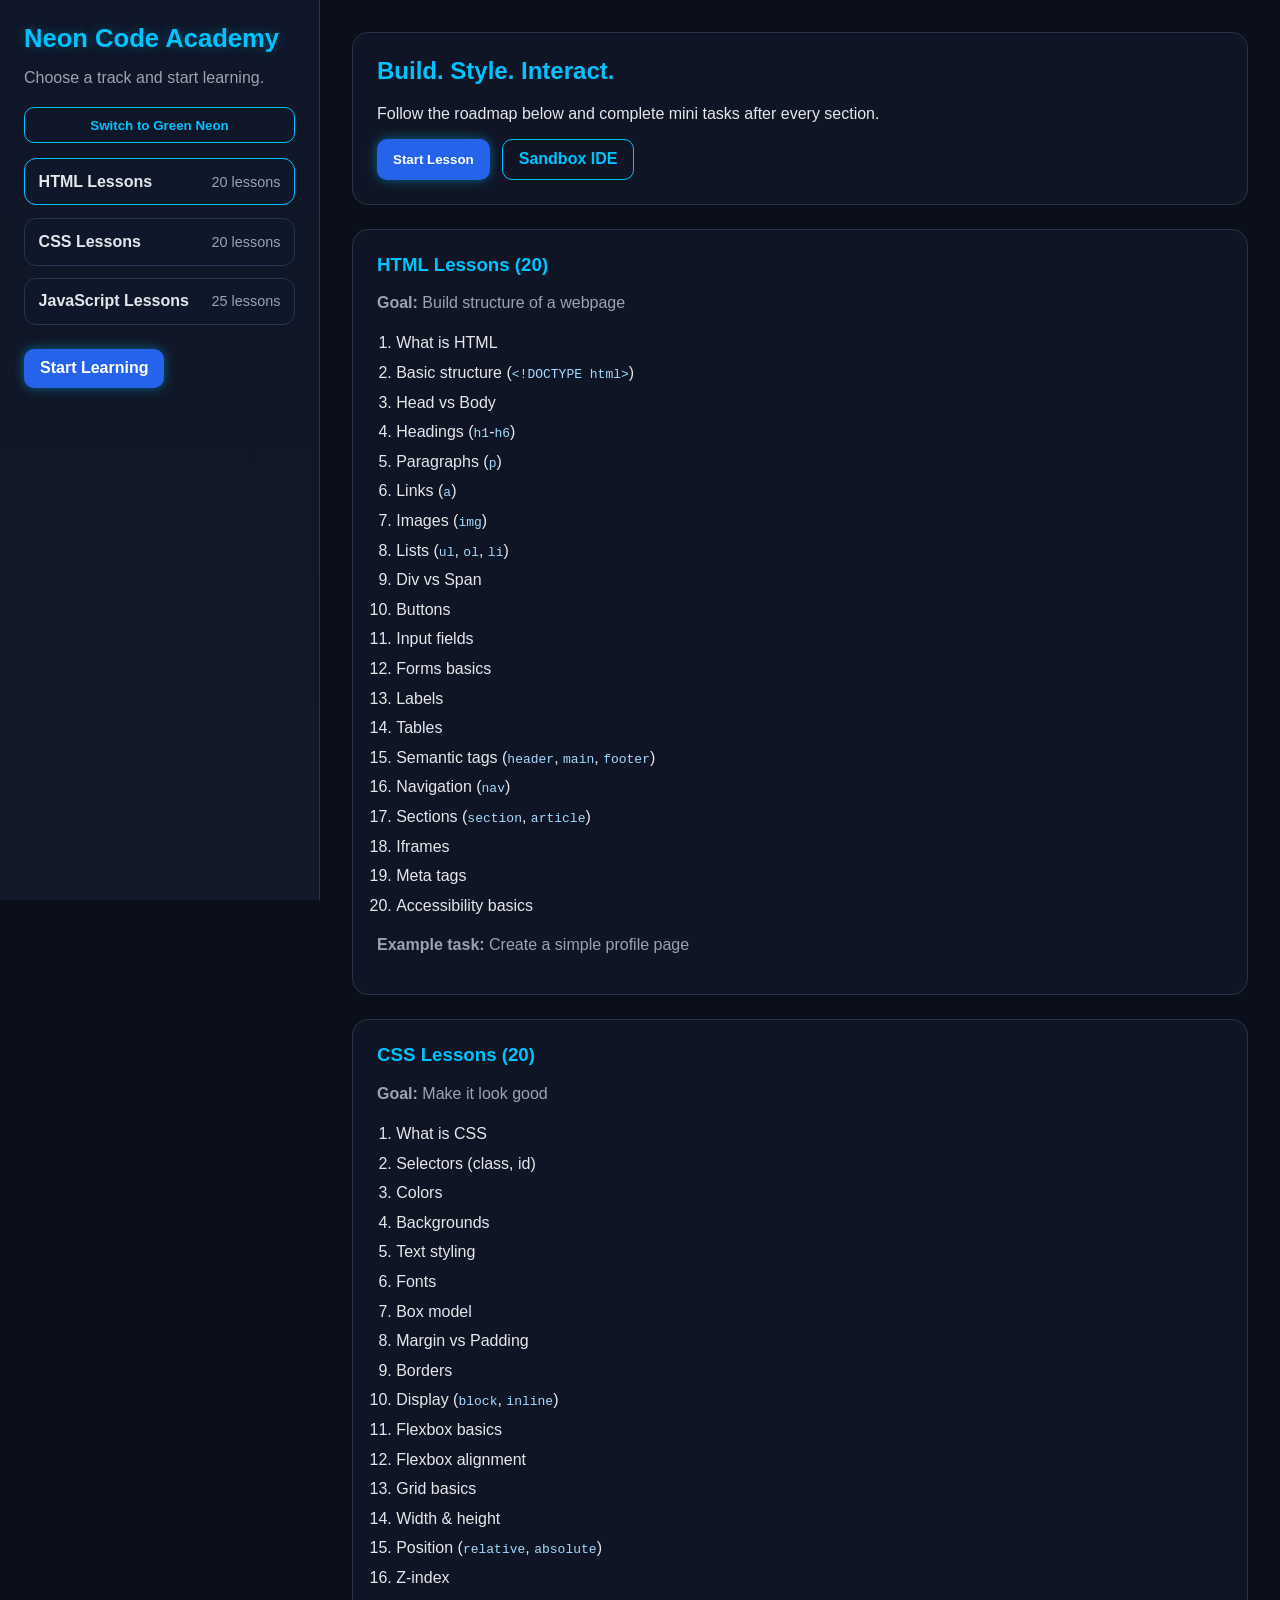
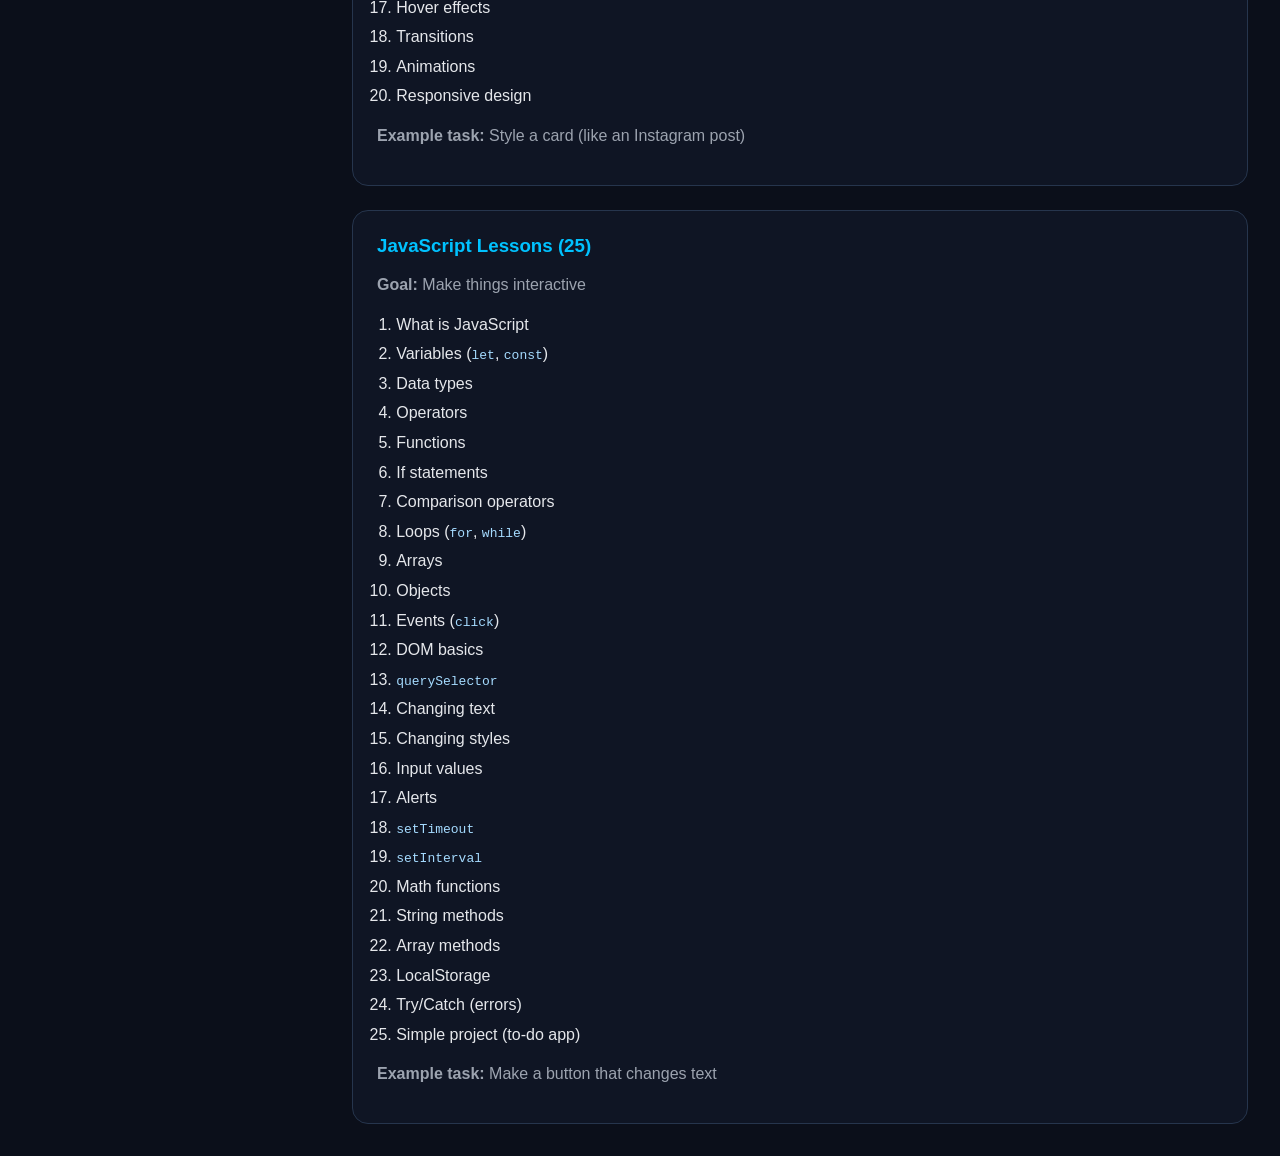
<file: index.html>
<!doctype html>
<html lang="en">
  <head>
    <meta charset="UTF-8" />
    <meta name="viewport" content="width=device-width, initial-scale=1.0" />
    <meta
      name="description"
      content="A dark neon coding learning homepage with HTML, CSS, and JavaScript lessons."
    />
    <title>Neon Code Academy</title>
    <link rel="stylesheet" href="styles.css" />
    <script src="theme.js" defer></script>
    <script src="index.js" defer></script>
  </head>
  <body>
    <div class="app-layout">
      <aside class="sidebar">
        <h1 class="brand">Neon Code Academy</h1>
        <p class="sidebar-subtitle">Choose a track and start learning.</p>
        <button class="theme-toggle" type="button" data-theme-toggle>
          Switch to Green Neon
        </button>
        <nav class="track-list">
          <a class="track-card active" href="#" data-track="html">
            <span class="track-title">HTML Lessons</span>
            <span class="track-count">20 lessons</span>
          </a>
          <a class="track-card" href="#" data-track="css">
            <span class="track-title">CSS Lessons</span>
            <span class="track-count">20 lessons</span>
          </a>
          <a class="track-card" href="#" data-track="js">
            <span class="track-title">JavaScript Lessons</span>
            <span class="track-count">25 lessons</span>
          </a>
        </nav>
        <a
          class="primary-btn start-link"
          id="start-learning-link"
          href="learning.html?track=html"
          >Start Learning</a
        >
      </aside>

      <main class="content">
        <header class="hero">
          <h2>Build. Style. Interact.</h2>
          <p>
            Follow the roadmap below and complete mini tasks after every
            section.
          </p>
          <div class="hero-actions">
            <button class="primary-btn" type="button">Start Lesson</button>
            <a class="secondary-btn action-link" href="sandbox.html"
              >Sandbox IDE</a
            >
          </div>
        </header>

        <section id="html-lessons" class="lesson-section">
          <h3>HTML Lessons (20)</h3>
          <p class="goal">
            <strong>Goal:</strong> Build structure of a webpage
          </p>
          <ol>
            <li>What is HTML</li>
            <li>Basic structure (<code>&lt;!DOCTYPE html&gt;</code>)</li>
            <li>Head vs Body</li>
            <li>Headings (<code>h1</code>-<code>h6</code>)</li>
            <li>Paragraphs (<code>p</code>)</li>
            <li>Links (<code>a</code>)</li>
            <li>Images (<code>img</code>)</li>
            <li>Lists (<code>ul</code>, <code>ol</code>, <code>li</code>)</li>
            <li>Div vs Span</li>
            <li>Buttons</li>
            <li>Input fields</li>
            <li>Forms basics</li>
            <li>Labels</li>
            <li>Tables</li>
            <li>
              Semantic tags (<code>header</code>, <code>main</code>,
              <code>footer</code>)
            </li>
            <li>Navigation (<code>nav</code>)</li>
            <li>Sections (<code>section</code>, <code>article</code>)</li>
            <li>Iframes</li>
            <li>Meta tags</li>
            <li>Accessibility basics</li>
          </ol>
          <p class="task">
            <strong>Example task:</strong> Create a simple profile page
          </p>
        </section>

        <section id="css-lessons" class="lesson-section">
          <h3>CSS Lessons (20)</h3>
          <p class="goal"><strong>Goal:</strong> Make it look good</p>
          <ol>
            <li>What is CSS</li>
            <li>Selectors (class, id)</li>
            <li>Colors</li>
            <li>Backgrounds</li>
            <li>Text styling</li>
            <li>Fonts</li>
            <li>Box model</li>
            <li>Margin vs Padding</li>
            <li>Borders</li>
            <li>Display (<code>block</code>, <code>inline</code>)</li>
            <li>Flexbox basics</li>
            <li>Flexbox alignment</li>
            <li>Grid basics</li>
            <li>Width &amp; height</li>
            <li>Position (<code>relative</code>, <code>absolute</code>)</li>
            <li>Z-index</li>
            <li>Hover effects</li>
            <li>Transitions</li>
            <li>Animations</li>
            <li>Responsive design</li>
          </ol>
          <p class="task">
            <strong>Example task:</strong> Style a card (like an Instagram post)
          </p>
        </section>

        <section id="js-lessons" class="lesson-section">
          <h3>JavaScript Lessons (25)</h3>
          <p class="goal"><strong>Goal:</strong> Make things interactive</p>
          <ol>
            <li>What is JavaScript</li>
            <li>Variables (<code>let</code>, <code>const</code>)</li>
            <li>Data types</li>
            <li>Operators</li>
            <li>Functions</li>
            <li>If statements</li>
            <li>Comparison operators</li>
            <li>Loops (<code>for</code>, <code>while</code>)</li>
            <li>Arrays</li>
            <li>Objects</li>
            <li>Events (<code>click</code>)</li>
            <li>DOM basics</li>
            <li><code>querySelector</code></li>
            <li>Changing text</li>
            <li>Changing styles</li>
            <li>Input values</li>
            <li>Alerts</li>
            <li><code>setTimeout</code></li>
            <li><code>setInterval</code></li>
            <li>Math functions</li>
            <li>String methods</li>
            <li>Array methods</li>
            <li>LocalStorage</li>
            <li>Try/Catch (errors)</li>
            <li>Simple project (to-do app)</li>
          </ol>
          <p class="task">
            <strong>Example task:</strong> Make a button that changes text
          </p>
        </section>
      </main>
    </div>
  </body>
</html>
</file>
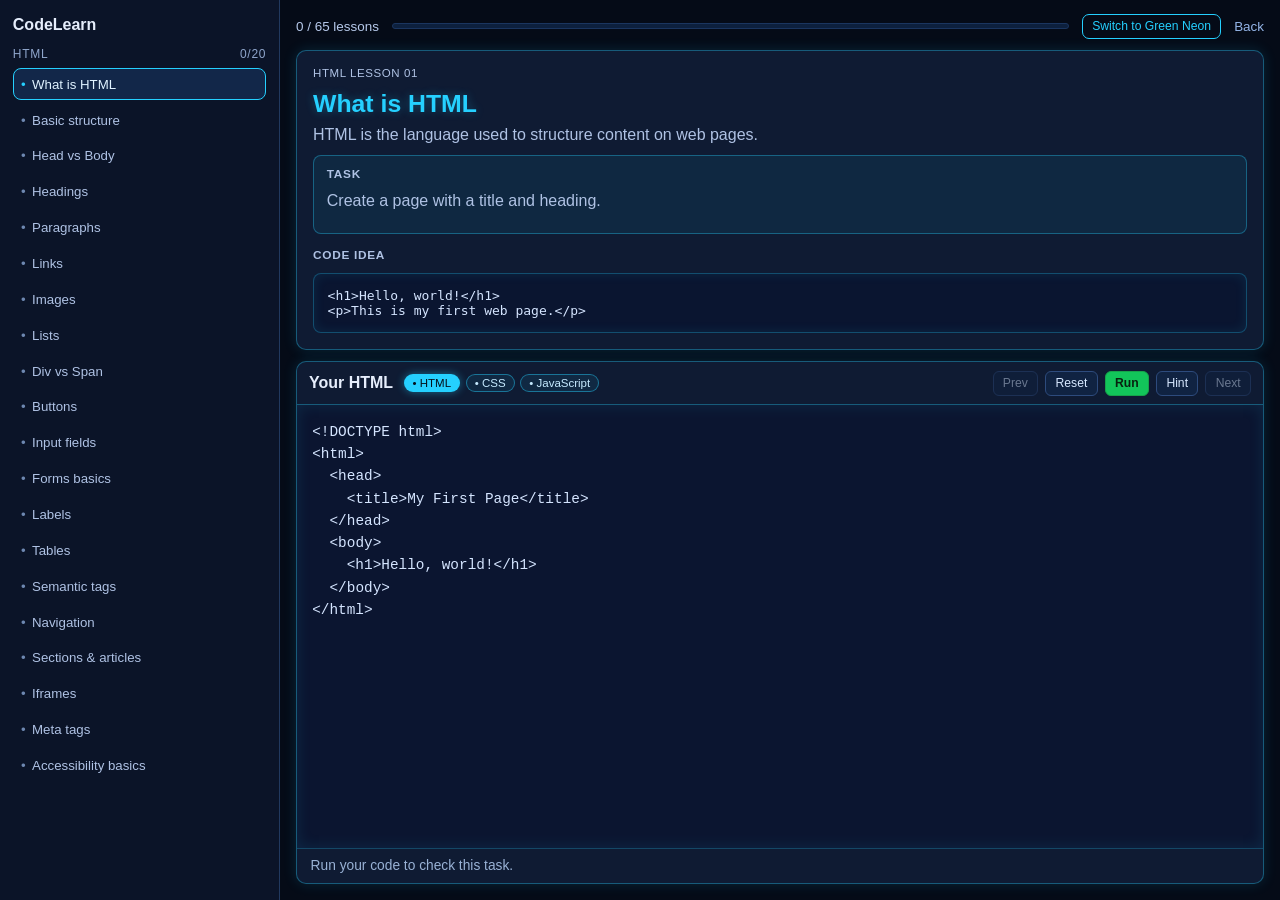
<file: learning.html>
<!DOCTYPE html>
<html lang="en">
<head>
  <meta charset="UTF-8">
  <meta name="viewport" content="width=device-width, initial-scale=1.0">
  <title>Neon Code Academy - Start Learning</title>
  <link rel="stylesheet" href="learning.css">
  <script src="theme.js" defer></script>
  <script src="learning.js" defer></script>
</head>
<body>
  <div class="learn-layout">
    <aside class="learn-sidebar">
      <div class="logo-row">
        <h1>CodeLearn</h1>
      </div>

      <div class="module-block">
        <div class="module-head">
          <span id="track-name-label">HTML</span>
          <span id="track-progress-count">0/20</span>
        </div>
        <ul class="lesson-nav" id="track-lesson-list"></ul>
      </div>
    </aside>

    <main class="learn-main">
      <header class="top-progress">
        <span id="total-progress-text">2 / 65 lessons</span>
        <div class="progress-track"><div class="progress-fill" id="total-progress-fill"></div></div>
        <button class="theme-toggle" type="button" data-theme-toggle>Switch to Green Neon</button>
        <a href="index.html" class="back-link">Back</a>
      </header>

      <section class="lesson-panel">
        <p class="lesson-label" id="lesson-label">HTML LESSON 02</p>
        <h2 id="lesson-title">Basic structure</h2>
        <p id="lesson-description">Every page starts with <code>&lt;!DOCTYPE html&gt;</code> then <code>html</code>, <code>head</code>, <code>body</code>.</p>
        <div class="task-box">
          <p class="task-label">Task</p>
          <p id="lesson-task-text">Create a page with a title and heading.</p>
        </div>
        <div class="lesson-example">
          <p class="task-label">Code idea</p>
          <pre><code id="lesson-example-code">console.log("Welcome to my website!");</code></pre>
        </div>
        <div class="lesson-hint hidden" id="lesson-hint-box">
          <p class="task-label">Hint</p>
          <pre><code id="lesson-hint-code">Click Hint if you need a clue.</code></pre>
        </div>
      </section>

      <section class="editor-panel">
        <div class="editor-top">
          <div class="editor-title-wrap">
            <strong id="editor-label">Your HTML</strong>
            <div class="editor-switcher" id="editor-switcher"></div>
          </div>
          <div class="editor-actions">
            <button type="button" class="ghost-btn" id="prev-lesson-btn">Prev</button>
            <button type="button" class="ghost-btn" id="reset-code-btn">Reset</button>
            <button type="button" class="run-btn" id="run-code-btn">Run</button>
            <button type="button" class="ghost-btn" id="hint-code-btn">Hint</button>
            <button type="button" class="ghost-btn" id="next-lesson-btn">Next</button>
          </div>
        </div>
        <textarea class="editor-area" id="html-editor" spellcheck="false">&lt;!DOCTYPE html&gt;
&lt;html&gt;
  &lt;head&gt;&lt;title&gt;My page&lt;/title&gt;&lt;/head&gt;
  &lt;body&gt;
    &lt;!-- your content --&gt;
  &lt;/body&gt;
&lt;/html&gt;</textarea>
        <p class="check-status" id="check-status">Run your code to check this task.</p>
      </section>
    </main>
  </div>
</body>
</html>
</file>
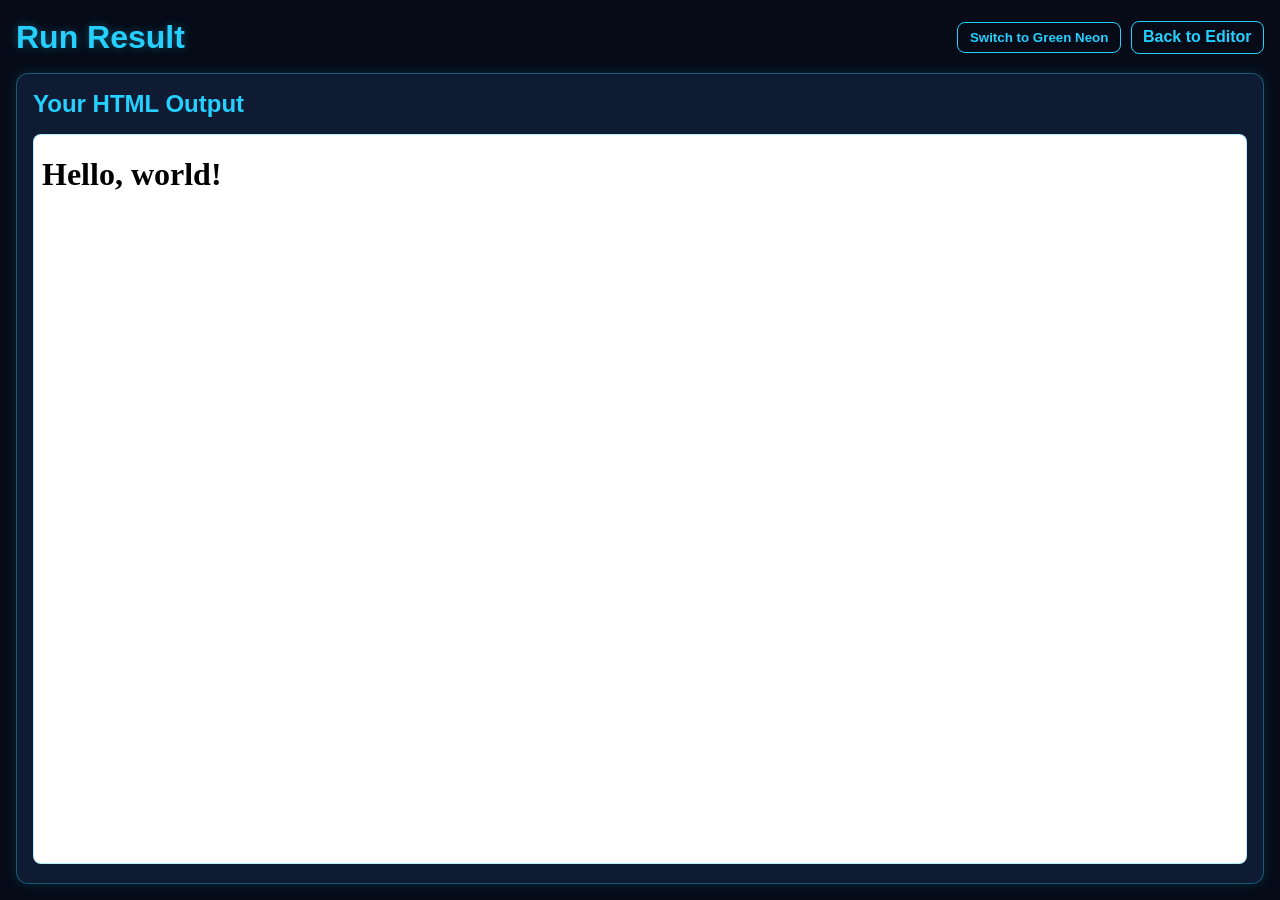
<file: run.html>
<!DOCTYPE html>
<html lang="en">
<head>
  <meta charset="UTF-8">
  <meta name="viewport" content="width=device-width, initial-scale=1.0">
  <title>Neon Code Academy - Run Result</title>
  <link rel="stylesheet" href="run.css">
  <script src="theme.js" defer></script>
  <script src="run.js" defer></script>
</head>
<body>
  <main class="run-page">
    <header class="run-header">
      <h1>Run Result</h1>
      <div class="run-controls">
        <button class="theme-toggle" type="button" data-theme-toggle>Switch to Green Neon</button>
        <a class="back-btn" href="learning.html">Back to Editor</a>
      </div>
    </header>

    <section class="result-card">
      <h2>Your HTML Output</h2>
      <iframe id="result-frame" title="Rendered HTML output"></iframe>
    </section>
  </main>
</body>
</html>
</file>
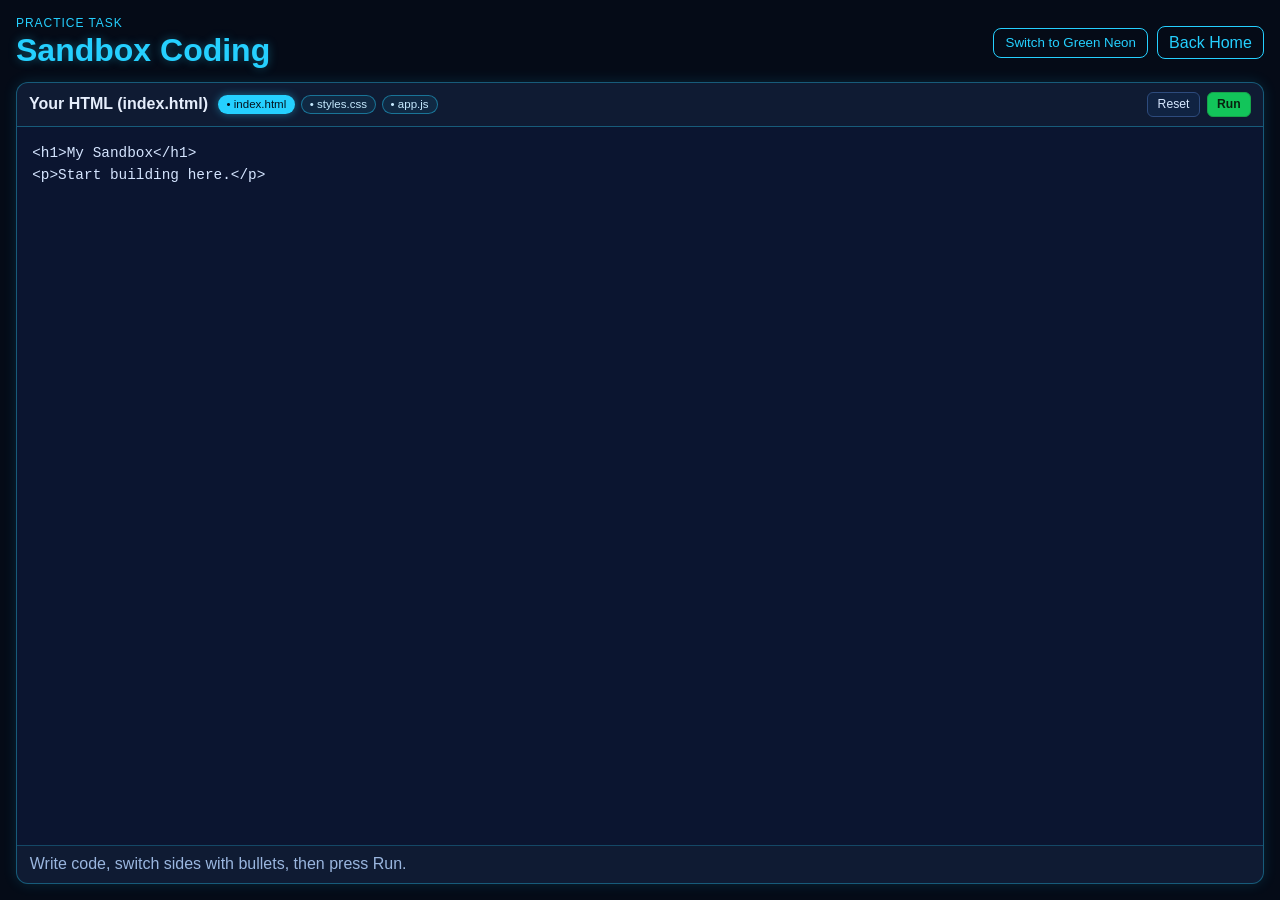
<file: sandbox.html>
<!DOCTYPE html>
<html lang="en">
<head>
  <meta charset="UTF-8">
  <meta name="viewport" content="width=device-width, initial-scale=1.0">
  <title>Neon Code Academy - Sandbox</title>
  <link rel="stylesheet" href="sandbox.css">
  <script src="theme.js" defer></script>
  <script src="sandbox.js" defer></script>
</head>
<body>
  <main class="sandbox-page">
    <header class="sandbox-header">
      <div>
        <p class="eyebrow">Practice Task</p>
        <h1>Sandbox Coding</h1>
      </div>
      <div class="header-actions">
        <button class="theme-toggle" type="button" data-theme-toggle>Switch to Green Neon</button>
        <a class="back-link" href="index.html">Back Home</a>
      </div>
    </header>

    <section class="sandbox-editor-panel">
      <div class="editor-top">
        <div class="editor-title-wrap">
          <strong id="sandbox-editor-label">Your HTML</strong>
          <div class="editor-switcher active" id="sandbox-switcher"></div>
        </div>
        <div class="editor-actions">
          <button type="button" class="ghost-btn" id="sandbox-reset-btn">Reset</button>
          <button type="button" class="run-btn" id="sandbox-run-btn">Run</button>
        </div>
      </div>
      <textarea id="sandbox-editor" class="editor-area" spellcheck="false"></textarea>
      <p class="status-line" id="sandbox-status">Write code, switch sides with bullets, then press Run.</p>
    </section>
  </main>

  <div class="context-menu" id="sandbox-context-menu">
    <button type="button" data-action="rename">Change name</button>
    <button type="button" data-action="new-file">Create new file</button>
    <button type="button" data-action="delete-file">Delete file</button>
  </div>

  <dialog id="sandbox-file-dialog" class="file-dialog">
    <form method="dialog" id="sandbox-file-form">
      <h3 id="dialog-title">Create file</h3>
      <label>
        File name
        <input type="text" id="dialog-file-name" required>
      </label>
      <label id="dialog-ext-wrap">
        Extension
        <select id="dialog-file-type">
          <option value="html">.html</option>
          <option value="css">.css</option>
          <option value="js">.js</option>
        </select>
      </label>
      <menu>
        <button type="button" id="dialog-cancel-btn">Cancel</button>
        <button type="submit" id="dialog-submit-btn">Save</button>
      </menu>
    </form>
  </dialog>

  <dialog id="sandbox-delete-dialog" class="file-dialog">
    <form method="dialog" id="sandbox-delete-form">
      <h3>Delete file</h3>
      <p id="delete-dialog-text">Are you sure you want to delete this file?</p>
      <menu>
        <button type="button" id="delete-cancel-btn">Cancel</button>
        <button type="submit" id="delete-accept-btn">Accept</button>
      </menu>
    </form>
  </dialog>
</body>
</html>
</file>
<file: styles.css>
:root {
  --bg-main: #0b0f1a;
  --bg-sidebar: #111827;
  --bg-card: #1f2937;
  --text-main: #e5e7eb;
  --text-muted: #9ca3af;
  --accent: #00c2ff;
  --accent-rgb: 0, 194, 255;
  --primary-btn: #2563eb;
  --primary-btn-hover: #3b82f6;
  --border: #26354d;
}

body.theme-green {
  --accent: #22ff88;
  --accent-rgb: 34, 255, 136;
  --primary-btn: #16a34a;
  --primary-btn-hover: #22c55e;
}

* {
  box-sizing: border-box;
}

html,
body {
  margin: 0;
  padding: 0;
  background: var(--bg-main);
  color: var(--text-main);
  font-family: Arial, Helvetica, sans-serif;
}

.app-layout {
  min-height: 100vh;
  display: grid;
  grid-template-columns: 320px 1fr;
}

.sidebar {
  background: linear-gradient(180deg, #0f1627 0%, var(--bg-sidebar) 100%);
  border-right: 1px solid var(--border);
  padding: 1.5rem;
  position: sticky;
  top: 0;
  height: 100vh;
  overflow-y: auto;
}

.brand {
  margin: 0;
  font-size: 1.6rem;
  color: var(--accent);
  text-shadow: 0 0 12px rgba(var(--accent-rgb), 0.35);
}

.sidebar-subtitle {
  color: var(--text-muted);
  margin-bottom: 1.25rem;
}

.track-list {
  display: grid;
  gap: 0.75rem;
  margin-bottom: 1.5rem;
}

.track-card {
  text-decoration: none;
  color: var(--text-main);
  border: 1px solid var(--border);
  background: #0f172a;
  border-radius: 12px;
  padding: 0.85rem;
  display: flex;
  justify-content: space-between;
  align-items: center;
  transition: border-color 0.2s ease, transform 0.2s ease;
}

.track-card:hover,
.track-card.active {
  border-color: var(--accent);
  transform: translateY(-1px);
}

.track-title {
  font-weight: bold;
}

.track-count {
  color: var(--text-muted);
  font-size: 0.9rem;
}

.content {
  padding: 2rem;
  display: grid;
  gap: 1.5rem;
}

.hero,
.lesson-section {
  background: rgba(17, 24, 39, 0.78);
  border: 1px solid var(--border);
  border-radius: 16px;
  padding: 1.5rem;
}

.hero h2 {
  margin-top: 0;
  color: var(--accent);
}

.hero-actions {
  display: flex;
  gap: 0.75rem;
  flex-wrap: wrap;
  margin-top: 1rem;
}

.primary-btn,
.secondary-btn {
  border: 0;
  border-radius: 10px;
  padding: 0.65rem 1rem;
  font-weight: 700;
  cursor: pointer;
}

.primary-btn {
  background: var(--primary-btn);
  color: #ffffff;
  box-shadow: 0 0 12px rgba(var(--accent-rgb), 0.45);
  transition: background 0.2s ease, transform 0.2s ease;
}

.primary-btn:hover {
  background: var(--primary-btn-hover);
  transform: translateY(-1px);
}

.start-link {
  display: inline-block;
  text-align: center;
  text-decoration: none;
}

.secondary-btn {
  background: transparent;
  color: var(--accent);
  border: 1px solid var(--accent);
}

.action-link {
  text-decoration: none;
  display: inline-block;
}

.lesson-section h3 {
  margin-top: 0;
  color: var(--accent);
}

.goal,
.task {
  color: var(--text-muted);
}

ol {
  padding-left: 1.2rem;
  line-height: 1.85;
}

code {
  color: #a5dbff;
}

body.theme-green code {
  color: #9dffd1;
}

.theme-toggle {
  margin-bottom: 1rem;
  width: 100%;
  border: 1px solid var(--accent);
  background: transparent;
  color: var(--accent);
  border-radius: 10px;
  padding: 0.6rem 0.8rem;
  cursor: pointer;
  font-weight: 700;
}

.theme-toggle:hover {
  box-shadow: 0 0 10px rgba(var(--accent-rgb), 0.35);
}

@media (max-width: 980px) {
  .app-layout {
    grid-template-columns: 1fr;
  }

  .sidebar {
    position: static;
    height: auto;
    border-right: 0;
    border-bottom: 1px solid var(--border);
  }
}
</file>
<file: learning.css>
:root {
  --bg: #050b17;
  --panel: #0f1b33;
  --panel-2: #0b1530;
  --line: #21395f;
  --text: #e6eefc;
  --muted: #8fa6cc;
  --accent: #25d0ff;
  --accent-rgb: 37, 208, 255;
  --btn: #2563eb;
  --btn-hover: #3b82f6;
  --run: #12c55a;
}

body.theme-green {
  --accent: #22ff88;
  --accent-rgb: 34, 255, 136;
  --btn: #16a34a;
  --btn-hover: #22c55e;
}

* {
  box-sizing: border-box;
}

html,
body {
  margin: 0;
  padding: 0;
  background: var(--bg);
  color: var(--text);
  font-family: Arial, Helvetica, sans-serif;
}

.learn-layout {
  min-height: 100vh;
  display: grid;
  grid-template-columns: 280px 1fr;
}

.learn-sidebar {
  border-right: 1px solid var(--line);
  background: #0b1428;
  padding: 0.8rem;
  height: 100vh;
  overflow-y: auto;
}

.logo-row h1 {
  margin: 0.2rem 0 0.8rem;
  font-size: 1rem;
  color: var(--text);
}

.module-block {
  margin-bottom: 1rem;
}

.module-head {
  display: flex;
  justify-content: space-between;
  color: var(--muted);
  font-size: 0.75rem;
  margin-bottom: 0.45rem;
  text-transform: uppercase;
  letter-spacing: 0.06em;
}

.lesson-nav {
  list-style: none;
  margin: 0;
  padding: 0;
}

.lesson-nav li {
  padding: 0.48rem 0.45rem;
  border-radius: 8px;
  font-size: 0.83rem;
  color: #afc2e4;
  margin-bottom: 0.22rem;
  border: 1px solid transparent;
}

.lesson-nav li.done::before,
.lesson-nav li.active::before,
.lesson-nav li::before {
  content: "•";
  margin-right: 0.4rem;
  color: #6e88b1;
}

.lesson-nav li.done::before {
  color: #2ad574;
}

.lesson-nav li.active {
  background: #122749;
  border-color: var(--accent);
  color: #dff2ff;
}

.lesson-nav li.active::before {
  color: var(--accent);
}

.lesson-nav.small li {
  color: #7f96bc;
}

.learn-main {
  padding: 0.85rem 1rem 1rem;
  display: grid;
  grid-template-rows: auto auto 1fr;
  gap: 0.7rem;
}

.top-progress {
  display: grid;
  grid-template-columns: auto 1fr auto auto;
  align-items: center;
  gap: 0.8rem;
  color: #b7caeb;
  font-size: 0.84rem;
}

.progress-track {
  height: 6px;
  background: #0d203d;
  border-radius: 999px;
  border: 1px solid #1a355f;
  overflow: hidden;
}

.progress-fill {
  width: 3.1%;
  height: 100%;
  background: linear-gradient(90deg, var(--accent), rgba(var(--accent-rgb), 0.6));
  box-shadow: 0 0 8px rgba(var(--accent-rgb), 0.7);
}

.back-link {
  text-decoration: none;
  color: #94b5e8;
}

.lesson-panel,
.editor-panel {
  background: var(--panel);
  border: 1px solid rgba(var(--accent-rgb), 0.35);
  border-radius: 10px;
  box-shadow: 0 0 14px rgba(var(--accent-rgb), 0.14);
}

.lesson-panel {
  padding: 1rem;
}

.lesson-label {
  font-size: 0.72rem;
  margin: 0;
  color: var(--accent);
  letter-spacing: 0.05em;
}

.lesson-panel h2 {
  margin: 0.3rem 0 0.5rem;
  font-size: 1.55rem;
  color: var(--accent);
  text-shadow: 0 0 10px rgba(var(--accent-rgb), 0.3);
}

.lesson-panel p {
  margin: 0 0 0.7rem;
  color: #afc2e4;
}

.task-box {
  margin: 0 0 0.9rem;
  padding: 0.7rem 0.8rem;
  border: 1px solid rgba(var(--accent-rgb), 0.35);
  border-radius: 8px;
  background: rgba(var(--accent-rgb), 0.07);
}

.task-label {
  margin: 0 0 0.25rem;
  color: var(--accent);
  font-size: 0.74rem;
  letter-spacing: 0.06em;
  text-transform: uppercase;
  font-weight: 700;
}

pre {
  margin: 0;
  overflow: auto;
  border-radius: 8px;
}

.lesson-panel pre {
  padding: 0.85rem;
  background: #0a1530;
  border: 1px solid rgba(var(--accent-rgb), 0.3);
  box-shadow: inset 0 0 12px rgba(var(--accent-rgb), 0.1);
}

.lesson-example,
.lesson-hint {
  margin-top: 0.9rem;
}

.lesson-hint.hidden {
  display: none;
}

.editor-panel {
  display: grid;
  grid-template-rows: auto 1fr;
  min-height: 380px;
}

.editor-top {
  display: flex;
  justify-content: space-between;
  align-items: center;
  border-bottom: 1px solid rgba(var(--accent-rgb), 0.35);
  padding: 0.55rem 0.75rem;
}

.editor-title-wrap {
  display: flex;
  align-items: center;
  gap: 0.65rem;
}

.editor-switcher {
  display: none;
  gap: 0.35rem;
}

.editor-switcher.active {
  display: flex;
}

.editor-side-btn {
  border: 1px solid rgba(var(--accent-rgb), 0.45);
  background: rgba(var(--accent-rgb), 0.08);
  color: #c6eaff;
  border-radius: 999px;
  font-size: 0.72rem;
  padding: 0.15rem 0.5rem;
  cursor: pointer;
}

.editor-side-btn.active {
  color: #04111c;
  background: var(--accent);
  box-shadow: 0 0 8px rgba(var(--accent-rgb), 0.45);
}

.editor-actions {
  display: flex;
  gap: 0.45rem;
}

.ghost-btn,
.run-btn {
  border-radius: 6px;
  border: 1px solid #2d4b7d;
  font-size: 0.76rem;
  padding: 0.28rem 0.58rem;
  color: #d7e8ff;
  background: #102342;
  cursor: pointer;
}

.run-btn {
  background: var(--run);
  border-color: #16a34a;
  color: #08210f;
  font-weight: 700;
}

.ghost-btn:hover {
  border-color: var(--accent);
}

.ghost-btn:disabled {
  opacity: 0.45;
  cursor: not-allowed;
}

.run-btn:hover {
  filter: brightness(1.04);
}

.editor-area {
  padding: 0.95rem;
  background: var(--panel-2);
  height: 100%;
  border: 0;
  resize: none;
  width: 100%;
  color: #d5e5ff;
  outline: none;
  font-family: Consolas, "Courier New", monospace;
  line-height: 1.55;
  font-size: 0.9rem;
  box-shadow: inset 0 0 15px rgba(var(--accent-rgb), 0.11);
}

.editor-area:focus {
  box-shadow: inset 0 0 15px rgba(var(--accent-rgb), 0.15), 0 0 0 1px rgba(var(--accent-rgb), 0.35);
}

.check-status {
  margin: 0;
  padding: 0.6rem 0.85rem;
  border-top: 1px solid rgba(var(--accent-rgb), 0.25);
  color: #99b2d6;
  font-size: 0.86rem;
}

.check-status.pass {
  color: #6df7af;
}

.check-status.fail {
  color: #ff9aa7;
}

code {
  color: #d5e5ff;
}

.theme-toggle {
  border: 1px solid var(--accent);
  background: transparent;
  color: var(--accent);
  border-radius: 7px;
  font-size: 0.76rem;
  padding: 0.28rem 0.58rem;
  cursor: pointer;
}

.theme-toggle:hover {
  box-shadow: 0 0 8px rgba(var(--accent-rgb), 0.4);
}

@media (max-width: 980px) {
  .learn-layout {
    grid-template-columns: 1fr;
  }

  .learn-sidebar {
    height: auto;
    border-right: 0;
    border-bottom: 1px solid var(--line);
  }
}
</file>
<file: run.css>
:root {
  --bg: #060b17;
  --panel: #0f1b33;
  --text: #e6eefc;
  --accent: #25d0ff;
  --accent-rgb: 37, 208, 255;
  --line: #22406a;
}

body.theme-green {
  --accent: #22ff88;
  --accent-rgb: 34, 255, 136;
}

* {
  box-sizing: border-box;
}

html,
body {
  margin: 0;
  min-height: 100%;
  background: var(--bg);
  color: var(--text);
  font-family: Arial, Helvetica, sans-serif;
}

.run-page {
  min-height: 100vh;
  padding: 1rem;
  display: grid;
  gap: 0.9rem;
}

.run-header {
  display: flex;
  justify-content: space-between;
  align-items: center;
}

.run-header h1 {
  margin: 0;
  color: var(--accent);
  text-shadow: 0 0 10px rgba(var(--accent-rgb), 0.35);
}

.run-controls {
  display: flex;
  gap: 0.6rem;
  align-items: center;
}

.theme-toggle,
.back-btn {
  border: 1px solid var(--accent);
  background: transparent;
  color: var(--accent);
  border-radius: 8px;
  padding: 0.42rem 0.72rem;
  text-decoration: none;
  font-weight: 700;
  cursor: pointer;
}

.theme-toggle:hover,
.back-btn:hover {
  box-shadow: 0 0 10px rgba(var(--accent-rgb), 0.35);
}

.result-card {
  background: var(--panel);
  border: 1px solid rgba(var(--accent-rgb), 0.35);
  border-radius: 12px;
  box-shadow: 0 0 14px rgba(var(--accent-rgb), 0.14);
  padding: 1rem;
  display: grid;
  gap: 0.8rem;
}

.result-card h2 {
  margin: 0;
  color: var(--accent);
}

#result-frame {
  width: 100%;
  min-height: calc(100vh - 170px);
  border: 1px solid rgba(var(--accent-rgb), 0.35);
  border-radius: 8px;
  background: #ffffff;
}

:root {
  --bg: #060b17;
  --panel: #0f1b33;
  --text: #e6eefc;
  --accent: #25d0ff;
  --accent-rgb: 37, 208, 255;
  --line: #22406a;
}

body.theme-green {
  --accent: #22ff88;
  --accent-rgb: 34, 255, 136;
}

* {
  box-sizing: border-box;
}

html,
body {
  margin: 0;
  min-height: 100%;
  background: var(--bg);
  color: var(--text);
  font-family: Arial, Helvetica, sans-serif;
}

.run-page {
  min-height: 100vh;
  padding: 1rem;
  display: grid;
  gap: 0.9rem;
}

.run-header {
  display: flex;
  justify-content: space-between;
  align-items: center;
}

.run-header h1 {
  margin: 0;
  color: var(--accent);
  text-shadow: 0 0 10px rgba(var(--accent-rgb), 0.35);
}

.run-controls {
  display: flex;
  gap: 0.6rem;
  align-items: center;
}

.theme-toggle,
.back-btn {
  border: 1px solid var(--accent);
  background: transparent;
  color: var(--accent);
  border-radius: 8px;
  padding: 0.42rem 0.72rem;
  text-decoration: none;
  font-weight: 700;
  cursor: pointer;
}

.theme-toggle:hover,
.back-btn:hover {
  box-shadow: 0 0 10px rgba(var(--accent-rgb), 0.35);
}

.result-card {
  background: var(--panel);
  border: 1px solid rgba(var(--accent-rgb), 0.35);
  border-radius: 12px;
  box-shadow: 0 0 14px rgba(var(--accent-rgb), 0.14);
  padding: 1rem;
  display: grid;
  gap: 0.8rem;
}

.result-card h2 {
  margin: 0;
  color: var(--accent);
}

#result-frame {
  width: 100%;
  min-height: calc(100vh - 170px);
  border: 1px solid rgba(var(--accent-rgb), 0.35);
  border-radius: 8px;
  background: #ffffff;
}
</file>
<file: sandbox.css>
:root {
  --bg: #050b17;
  --panel: #0f1b33;
  --panel-2: #0b1530;
  --text: #e6eefc;
  --accent: #25d0ff;
  --accent-rgb: 37, 208, 255;
}

body.theme-green {
  --accent: #22ff88;
  --accent-rgb: 34, 255, 136;
}

* {
  box-sizing: border-box;
}

html,
body {
  margin: 0;
  background: var(--bg);
  color: var(--text);
  font-family: Arial, Helvetica, sans-serif;
}

.sandbox-page {
  min-height: 100vh;
  padding: 1rem;
  display: grid;
  grid-template-rows: auto 1fr;
  gap: 0.8rem;
}

.sandbox-header {
  display: flex;
  justify-content: space-between;
  align-items: center;
}

.eyebrow {
  margin: 0;
  color: var(--accent);
  text-transform: uppercase;
  letter-spacing: 0.08em;
  font-size: 0.75rem;
}

.sandbox-header h1 {
  margin: 0.15rem 0 0;
  color: var(--accent);
  text-shadow: 0 0 10px rgba(var(--accent-rgb), 0.35);
}

.header-actions {
  display: flex;
  align-items: center;
  gap: 0.55rem;
}

.theme-toggle,
.back-link {
  border: 1px solid var(--accent);
  background: transparent;
  color: var(--accent);
  border-radius: 8px;
  padding: 0.4rem 0.7rem;
  text-decoration: none;
  cursor: pointer;
}

.sandbox-editor-panel {
  background: var(--panel);
  border: 1px solid rgba(var(--accent-rgb), 0.35);
  border-radius: 12px;
  box-shadow: 0 0 14px rgba(var(--accent-rgb), 0.14);
  display: grid;
  grid-template-rows: auto 1fr auto;
}

.editor-top {
  display: flex;
  justify-content: space-between;
  align-items: center;
  border-bottom: 1px solid rgba(var(--accent-rgb), 0.35);
  padding: 0.55rem 0.75rem;
}

.editor-title-wrap {
  display: flex;
  align-items: center;
  gap: 0.6rem;
}

.editor-switcher {
  display: flex;
  gap: 0.35rem;
  flex-wrap: wrap;
}

.editor-side-btn {
  border: 1px solid rgba(var(--accent-rgb), 0.45);
  background: rgba(var(--accent-rgb), 0.08);
  color: #c6eaff;
  border-radius: 999px;
  font-size: 0.72rem;
  padding: 0.15rem 0.5rem;
  cursor: pointer;
}

.editor-side-btn.active {
  color: #04111c;
  background: var(--accent);
  box-shadow: 0 0 8px rgba(var(--accent-rgb), 0.45);
}

.editor-actions {
  display: flex;
  gap: 0.45rem;
}

.ghost-btn,
.run-btn {
  border-radius: 6px;
  border: 1px solid #2d4b7d;
  font-size: 0.76rem;
  padding: 0.28rem 0.58rem;
  color: #d7e8ff;
  background: #102342;
  cursor: pointer;
}

.run-btn {
  background: #12c55a;
  border-color: #16a34a;
  color: #08210f;
  font-weight: 700;
}

.editor-area {
  padding: 0.95rem;
  background: var(--panel-2);
  border: 0;
  resize: none;
  width: 100%;
  height: 100%;
  color: #d5e5ff;
  outline: none;
  font-family: Consolas, "Courier New", monospace;
  line-height: 1.55;
  font-size: 0.9rem;
}

.status-line {
  margin: 0;
  padding: 0.6rem 0.8rem;
  border-top: 1px solid rgba(var(--accent-rgb), 0.25);
  color: #9ab6df;
}

.context-menu {
  position: fixed;
  display: none;
  min-width: 170px;
  background: #0d1a33;
  border: 1px solid rgba(var(--accent-rgb), 0.5);
  border-radius: 8px;
  padding: 0.35rem;
  z-index: 30;
  box-shadow: 0 10px 24px rgba(0, 0, 0, 0.35);
}

.context-menu.visible {
  display: grid;
}

.context-menu button {
  text-align: left;
  border: 0;
  background: transparent;
  color: #d8ebff;
  border-radius: 6px;
  padding: 0.45rem 0.55rem;
  cursor: pointer;
}

.context-menu button:hover {
  background: rgba(var(--accent-rgb), 0.16);
}

.file-dialog {
  border: 1px solid rgba(var(--accent-rgb), 0.55);
  border-radius: 10px;
  background: #0b1730;
  color: #d6ecff;
  width: min(420px, 92vw);
}

.file-dialog::backdrop {
  background: rgba(0, 0, 0, 0.6);
}

.file-dialog form {
  display: grid;
  gap: 0.7rem;
}

.file-dialog p {
  margin: 0;
  color: #b8cdea;
}

.file-dialog h3 {
  margin: 0;
  color: var(--accent);
}

.file-dialog label {
  display: grid;
  gap: 0.3rem;
  font-size: 0.9rem;
}

.file-dialog input,
.file-dialog select {
  background: #091327;
  border: 1px solid rgba(var(--accent-rgb), 0.4);
  color: #d6ecff;
  border-radius: 6px;
  padding: 0.45rem 0.55rem;
}

.file-dialog menu {
  margin: 0;
  padding: 0;
  display: flex;
  justify-content: flex-end;
  gap: 0.5rem;
}

.file-dialog menu button {
  border: 1px solid rgba(var(--accent-rgb), 0.45);
  border-radius: 6px;
  color: var(--accent);
  background: transparent;
  padding: 0.35rem 0.65rem;
  cursor: pointer;
}
</file>
